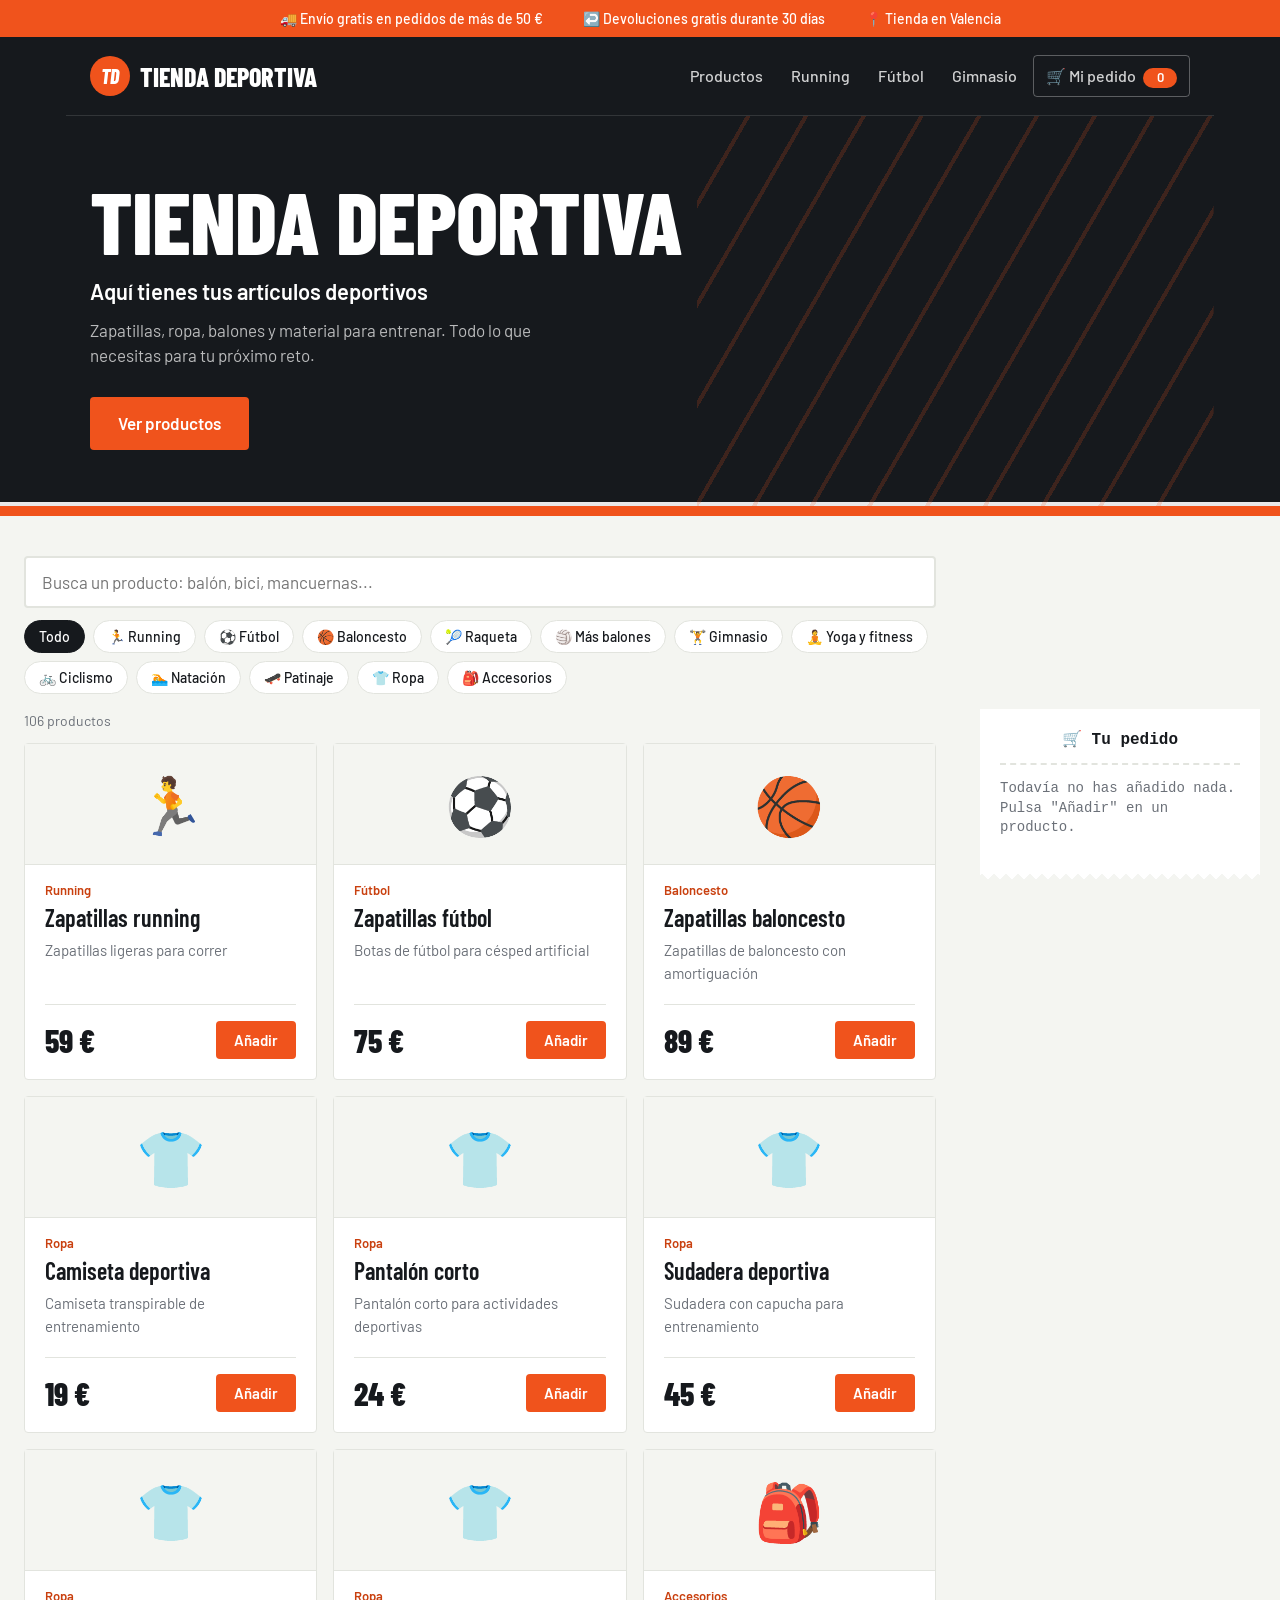
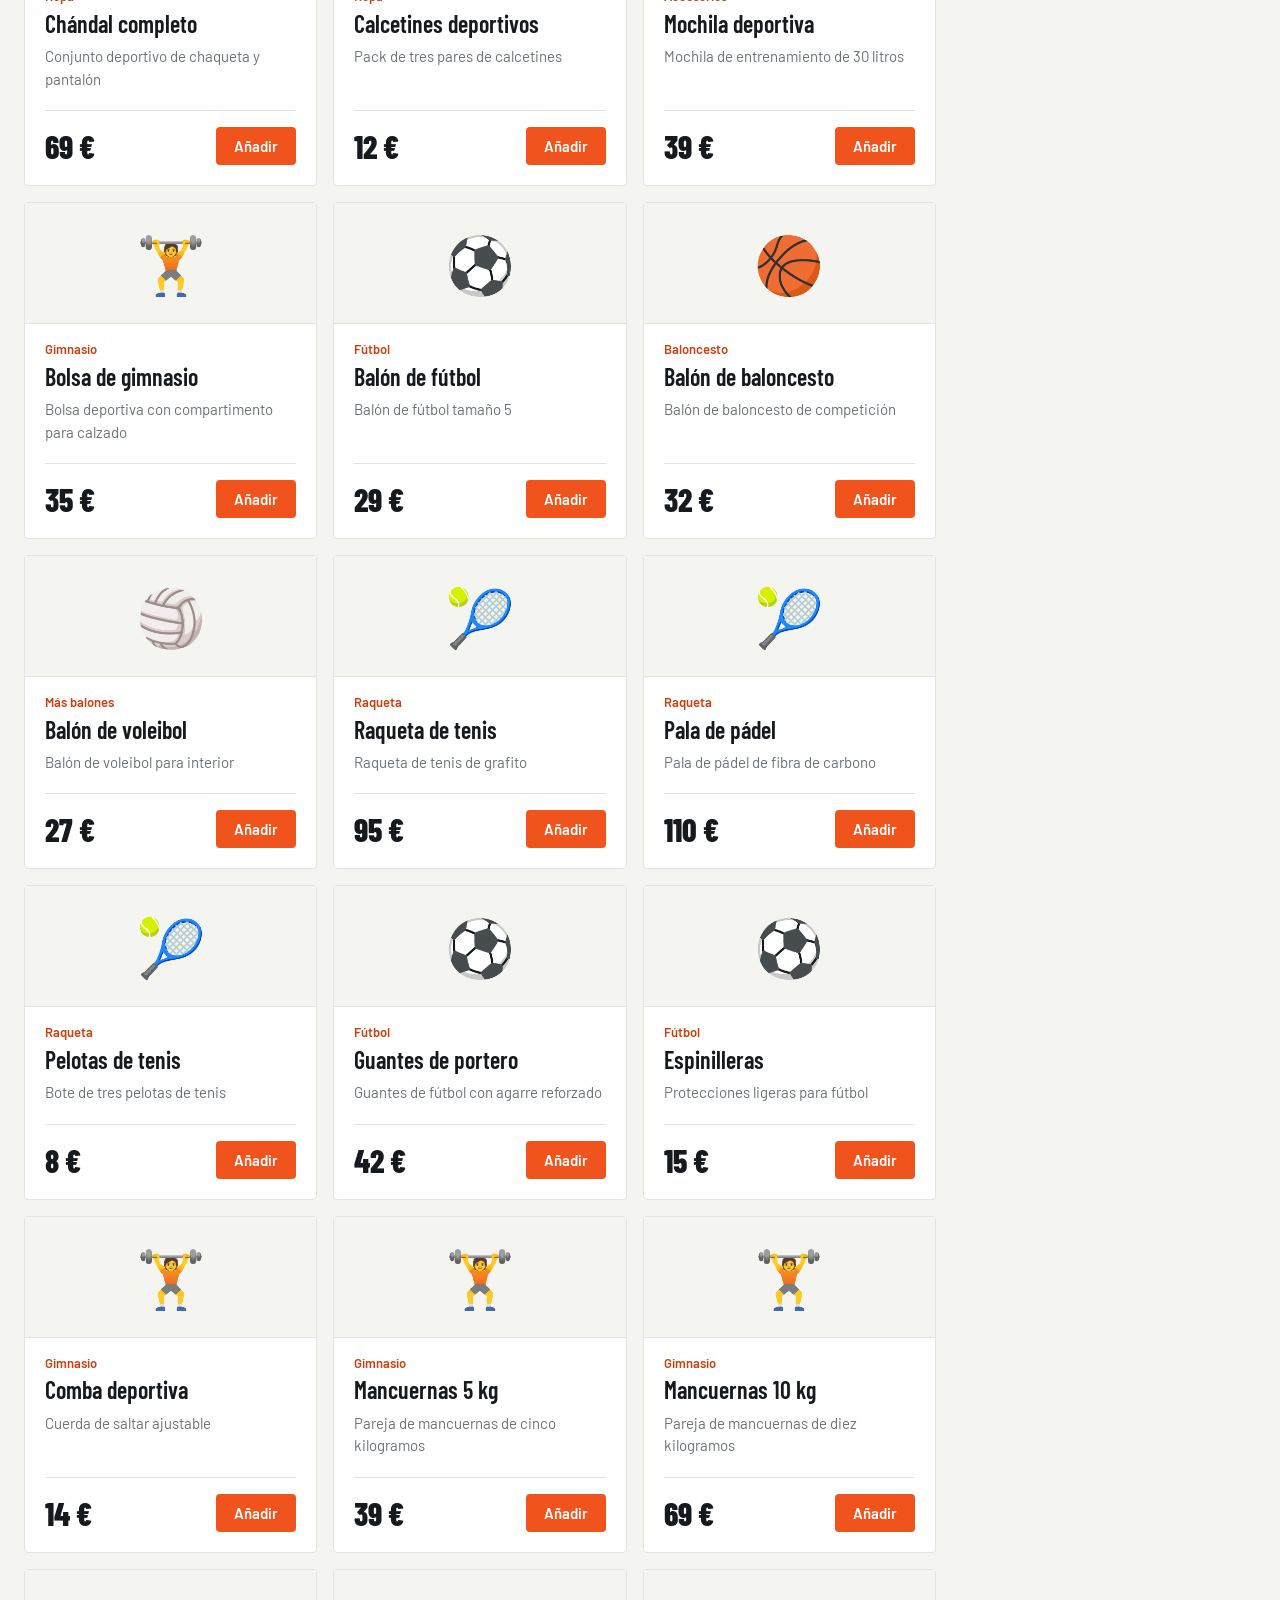
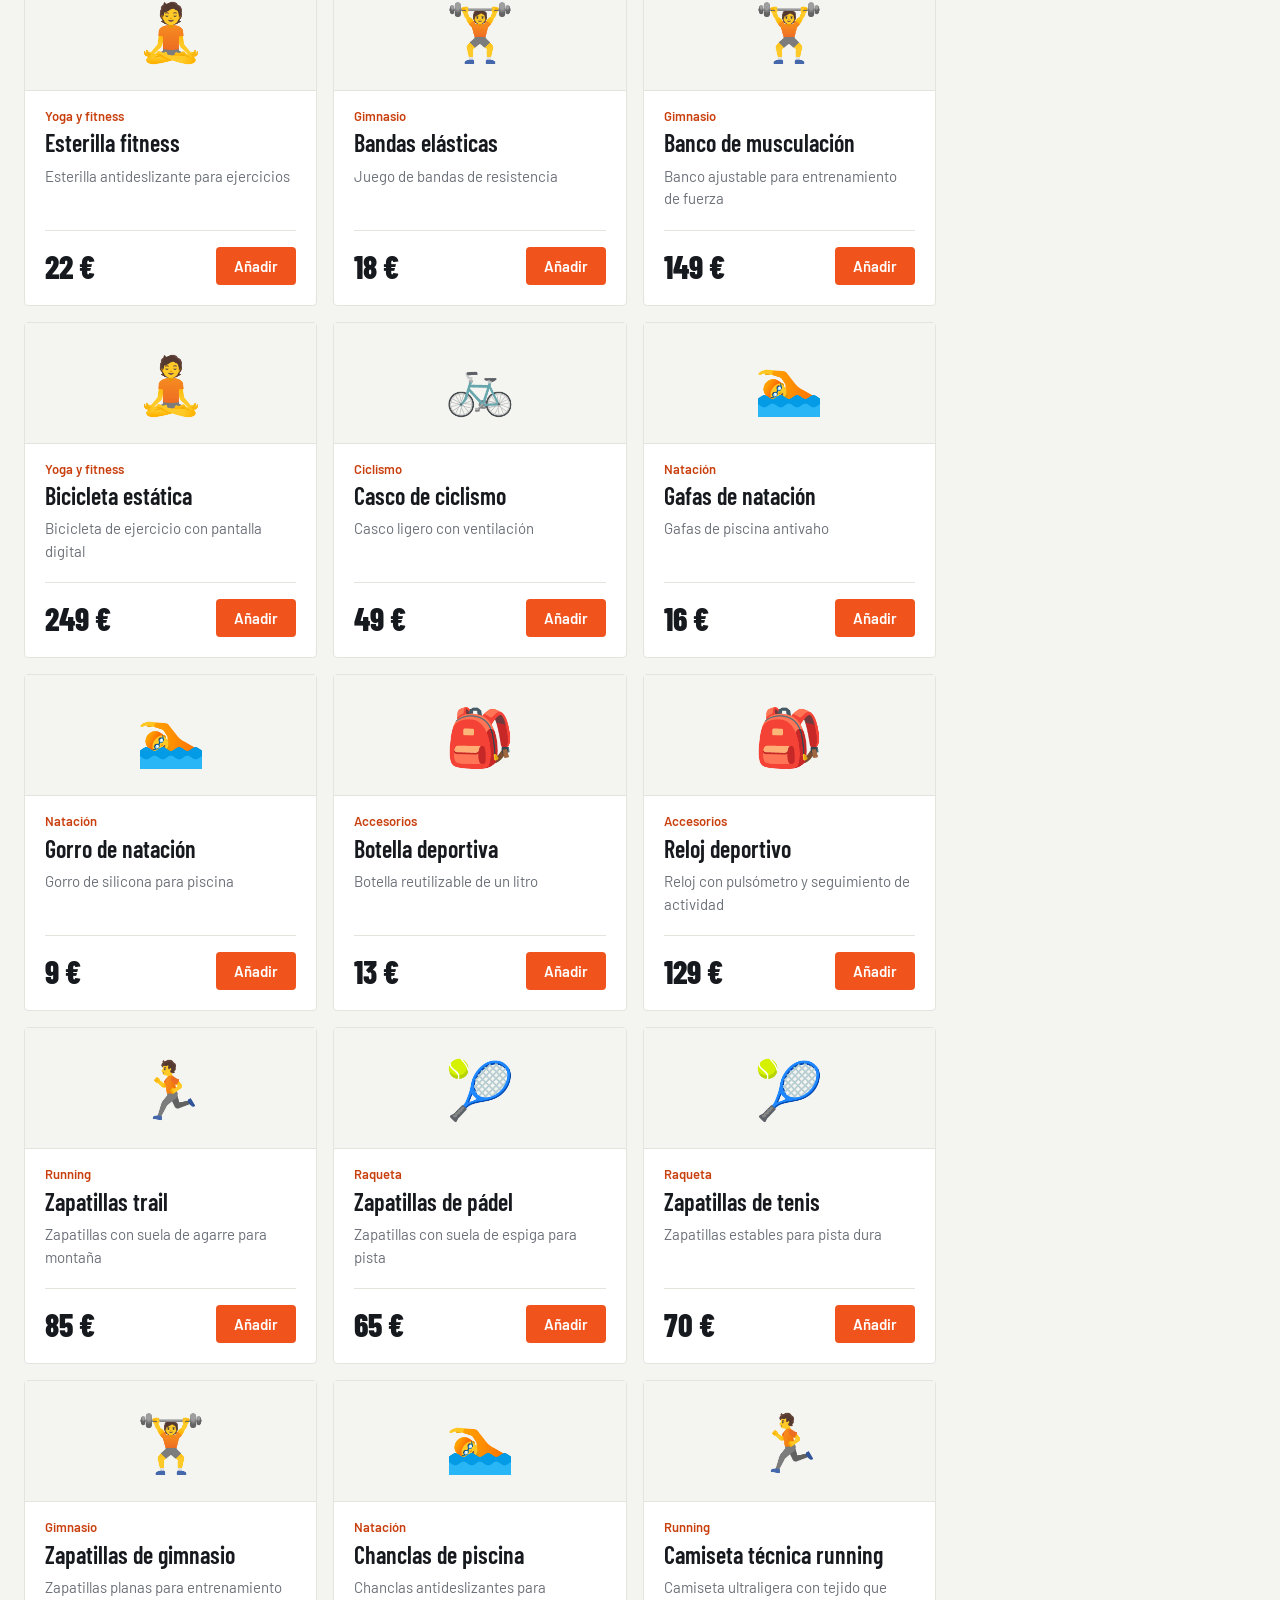
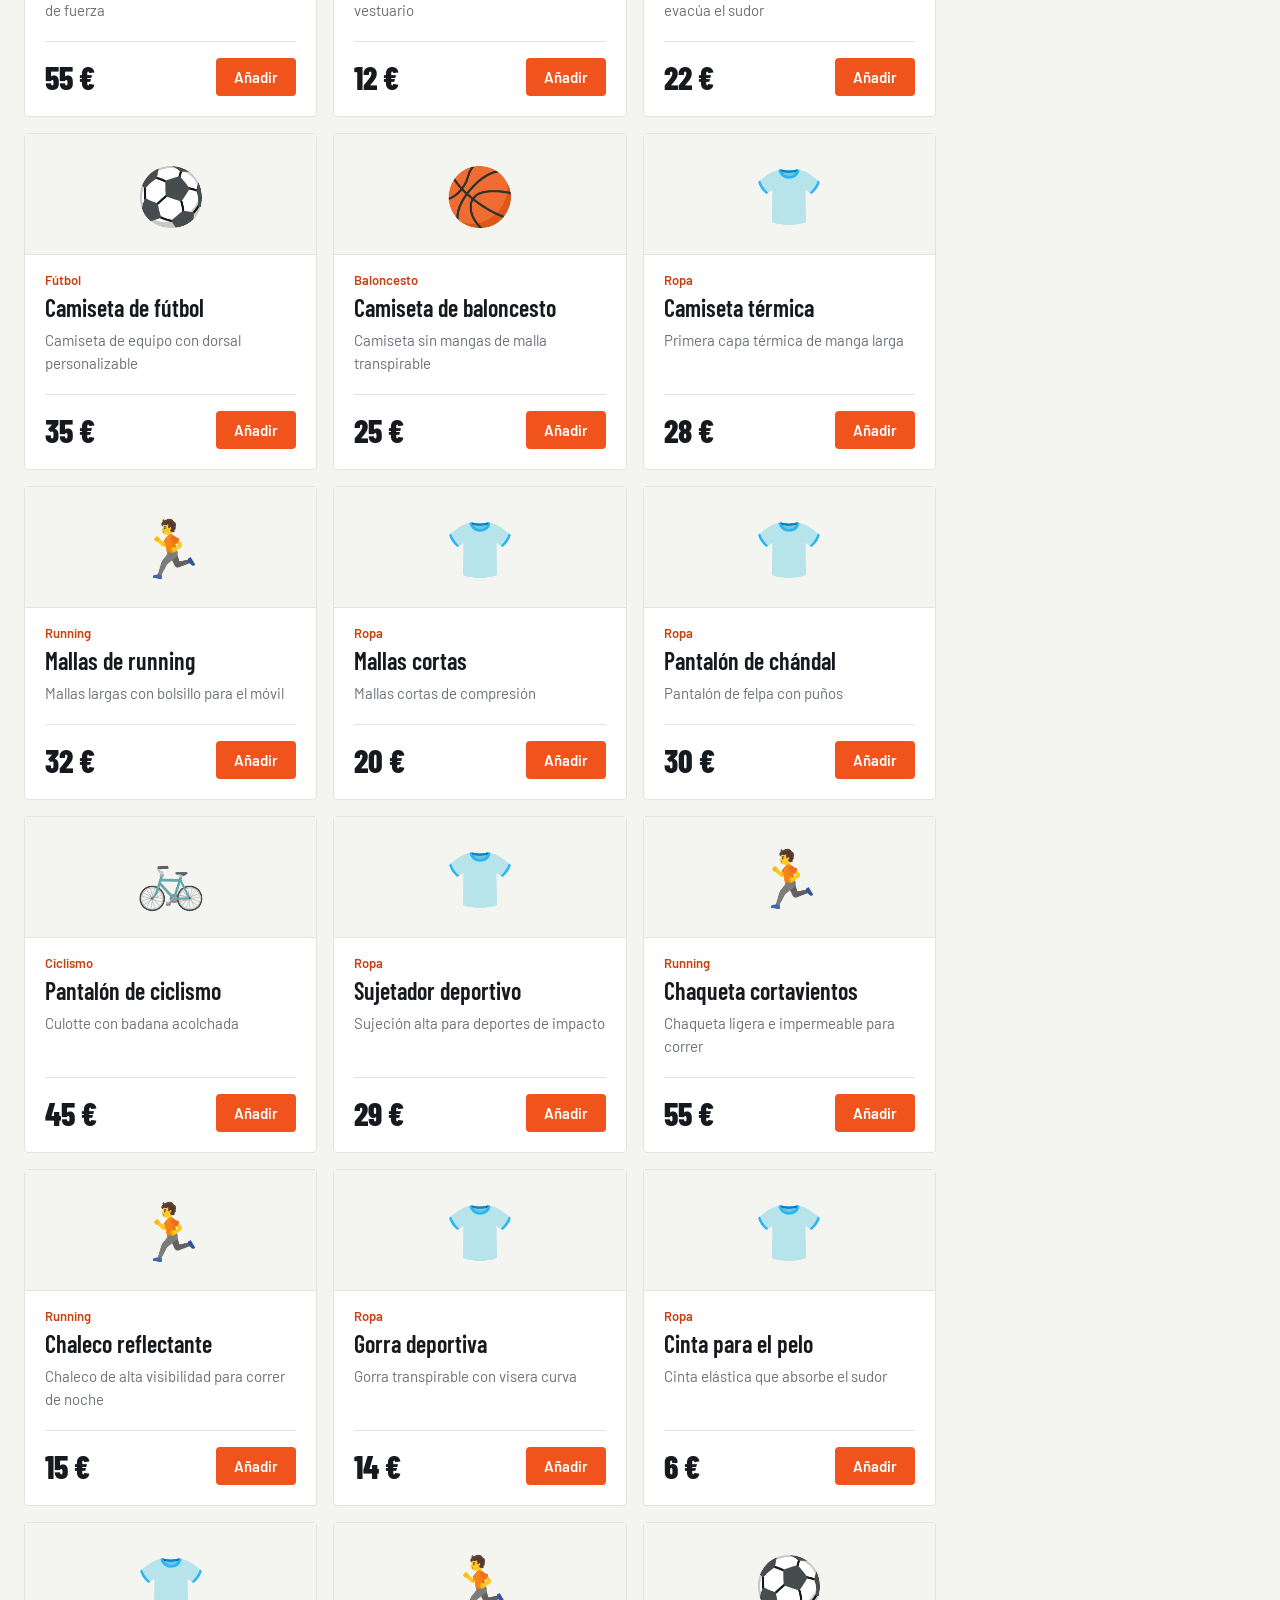
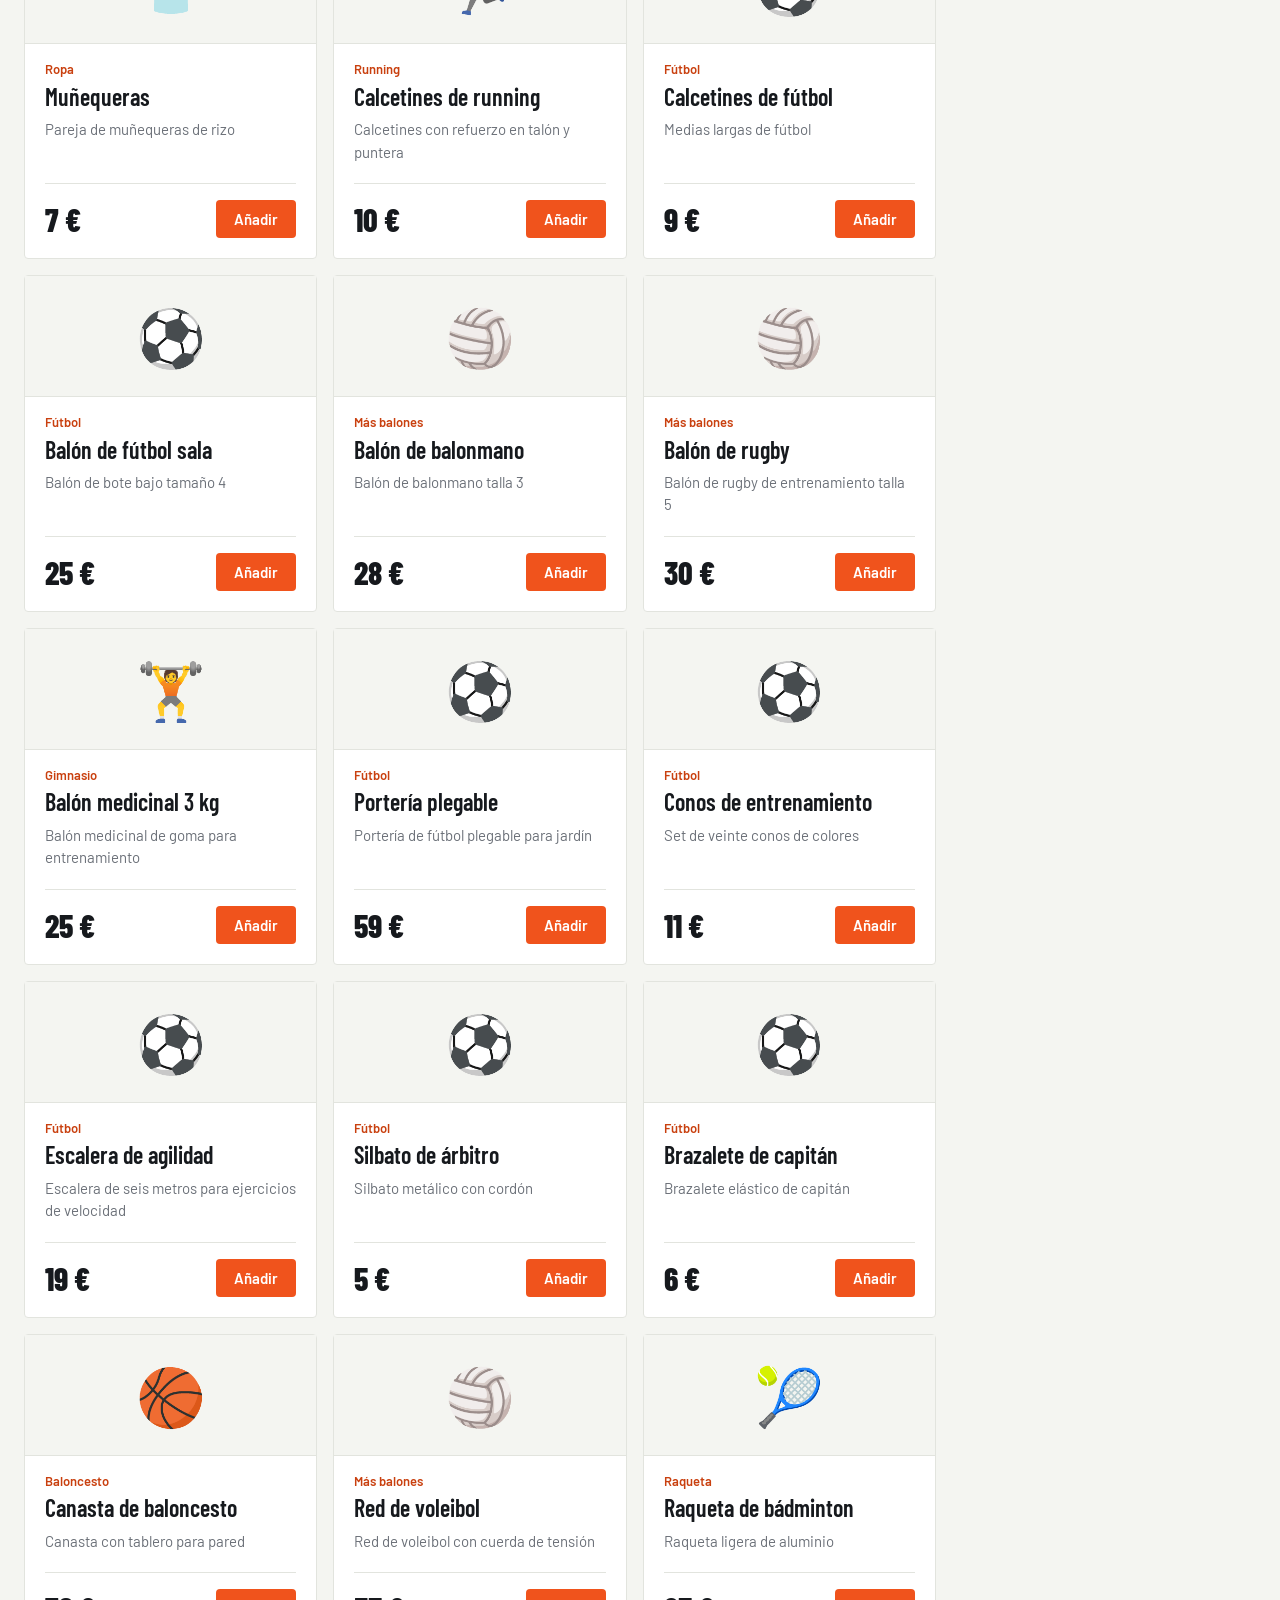
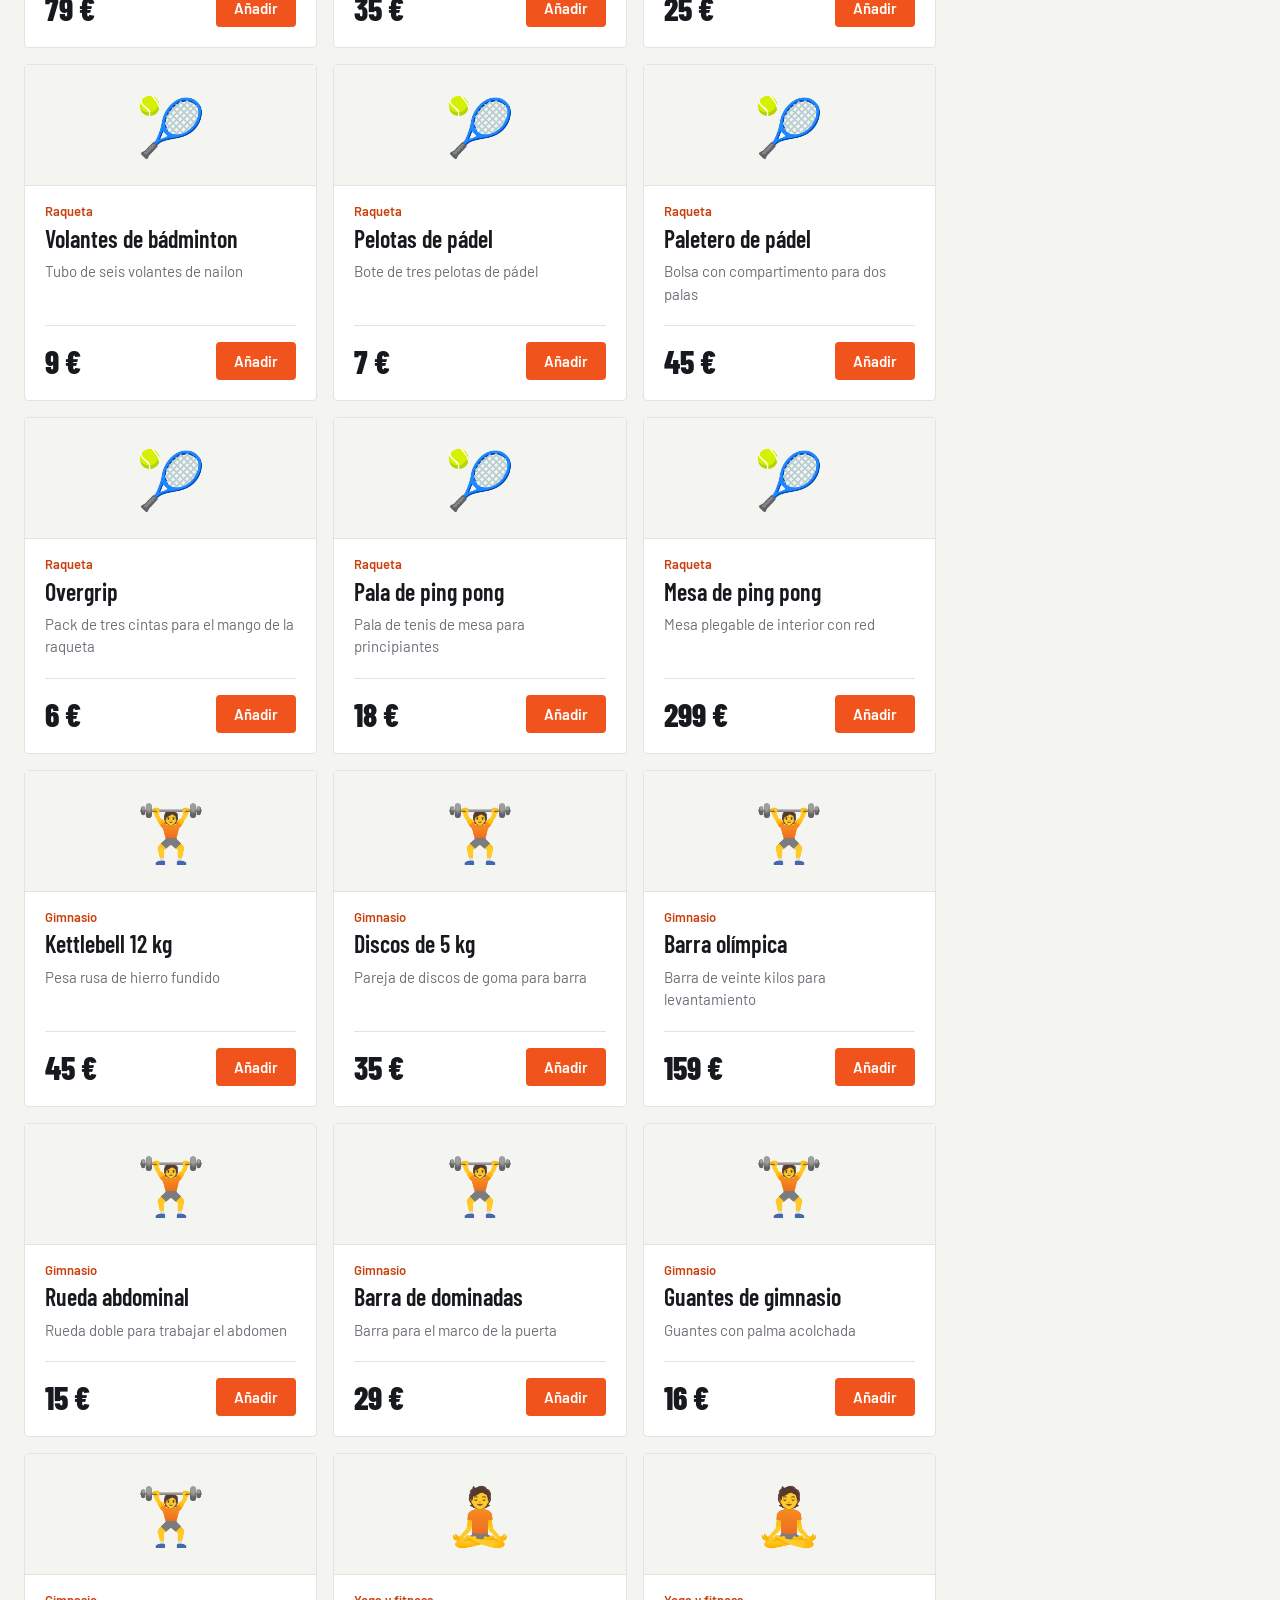
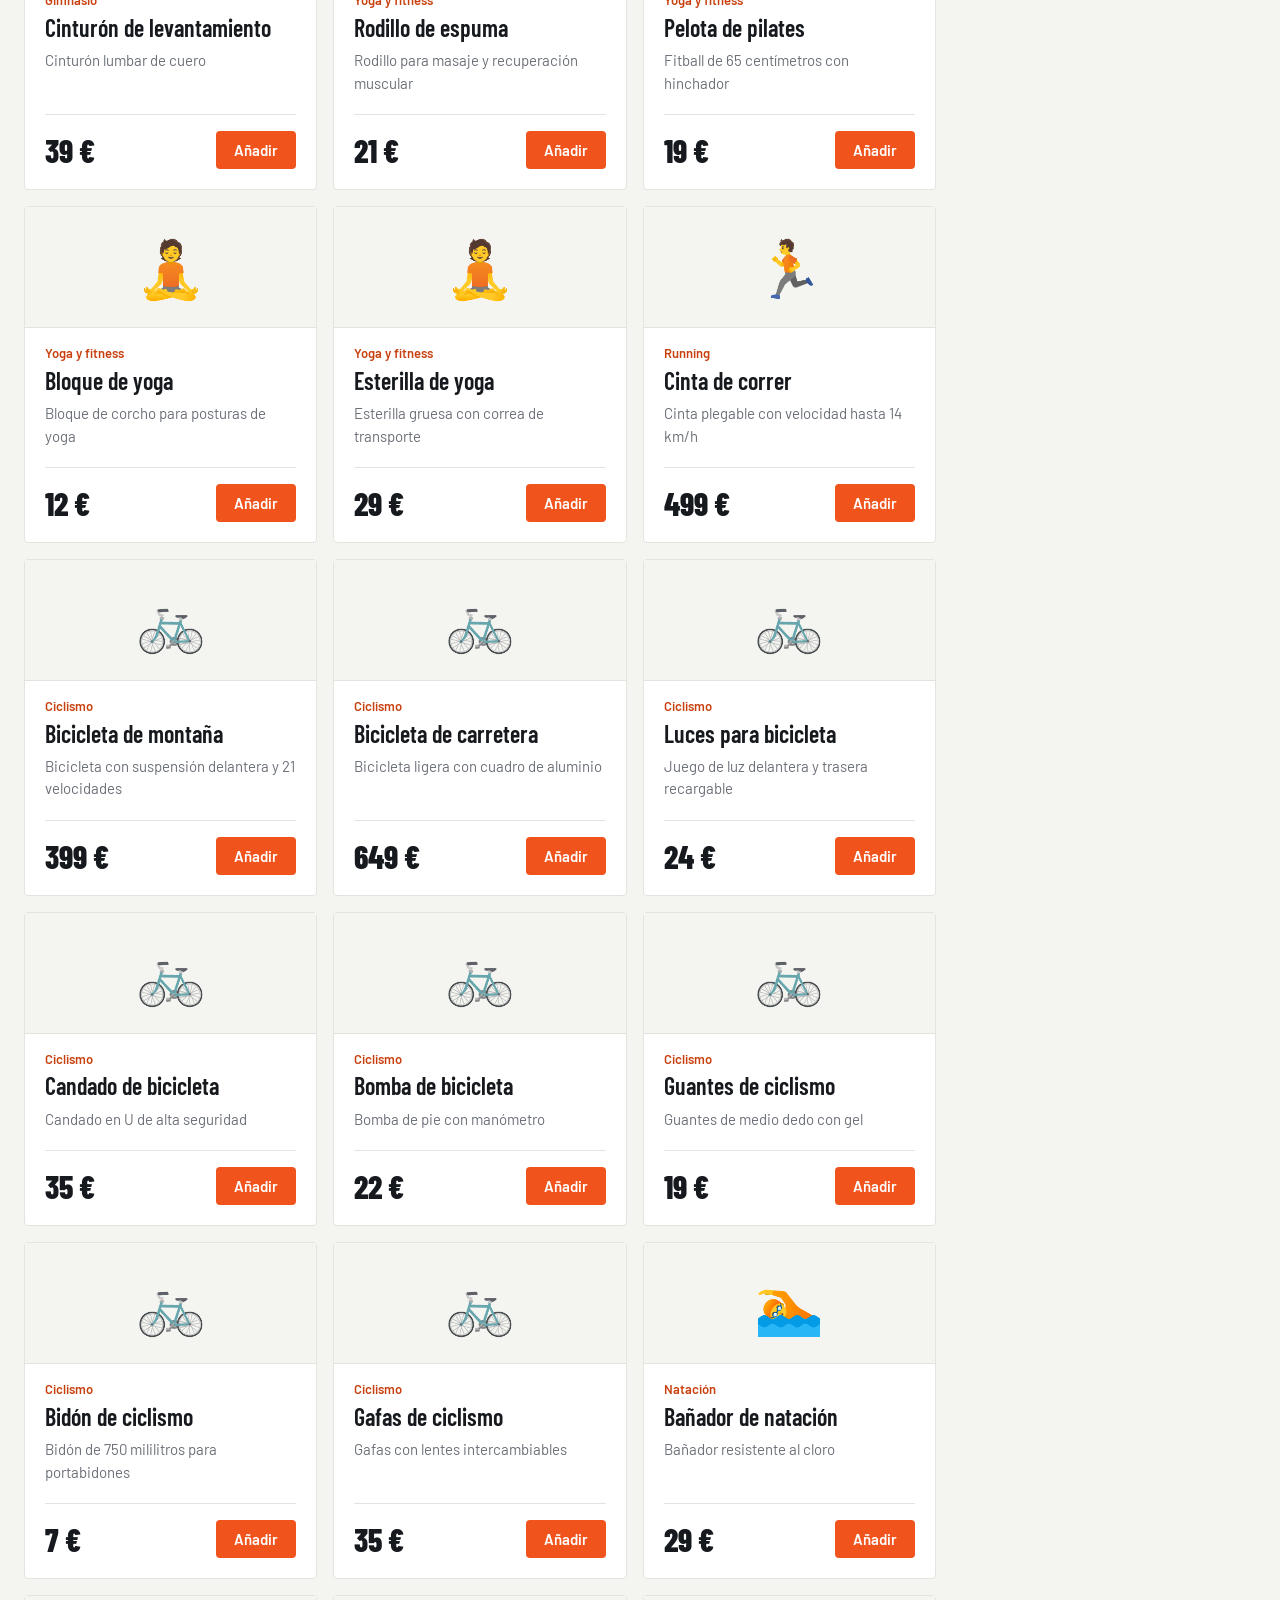
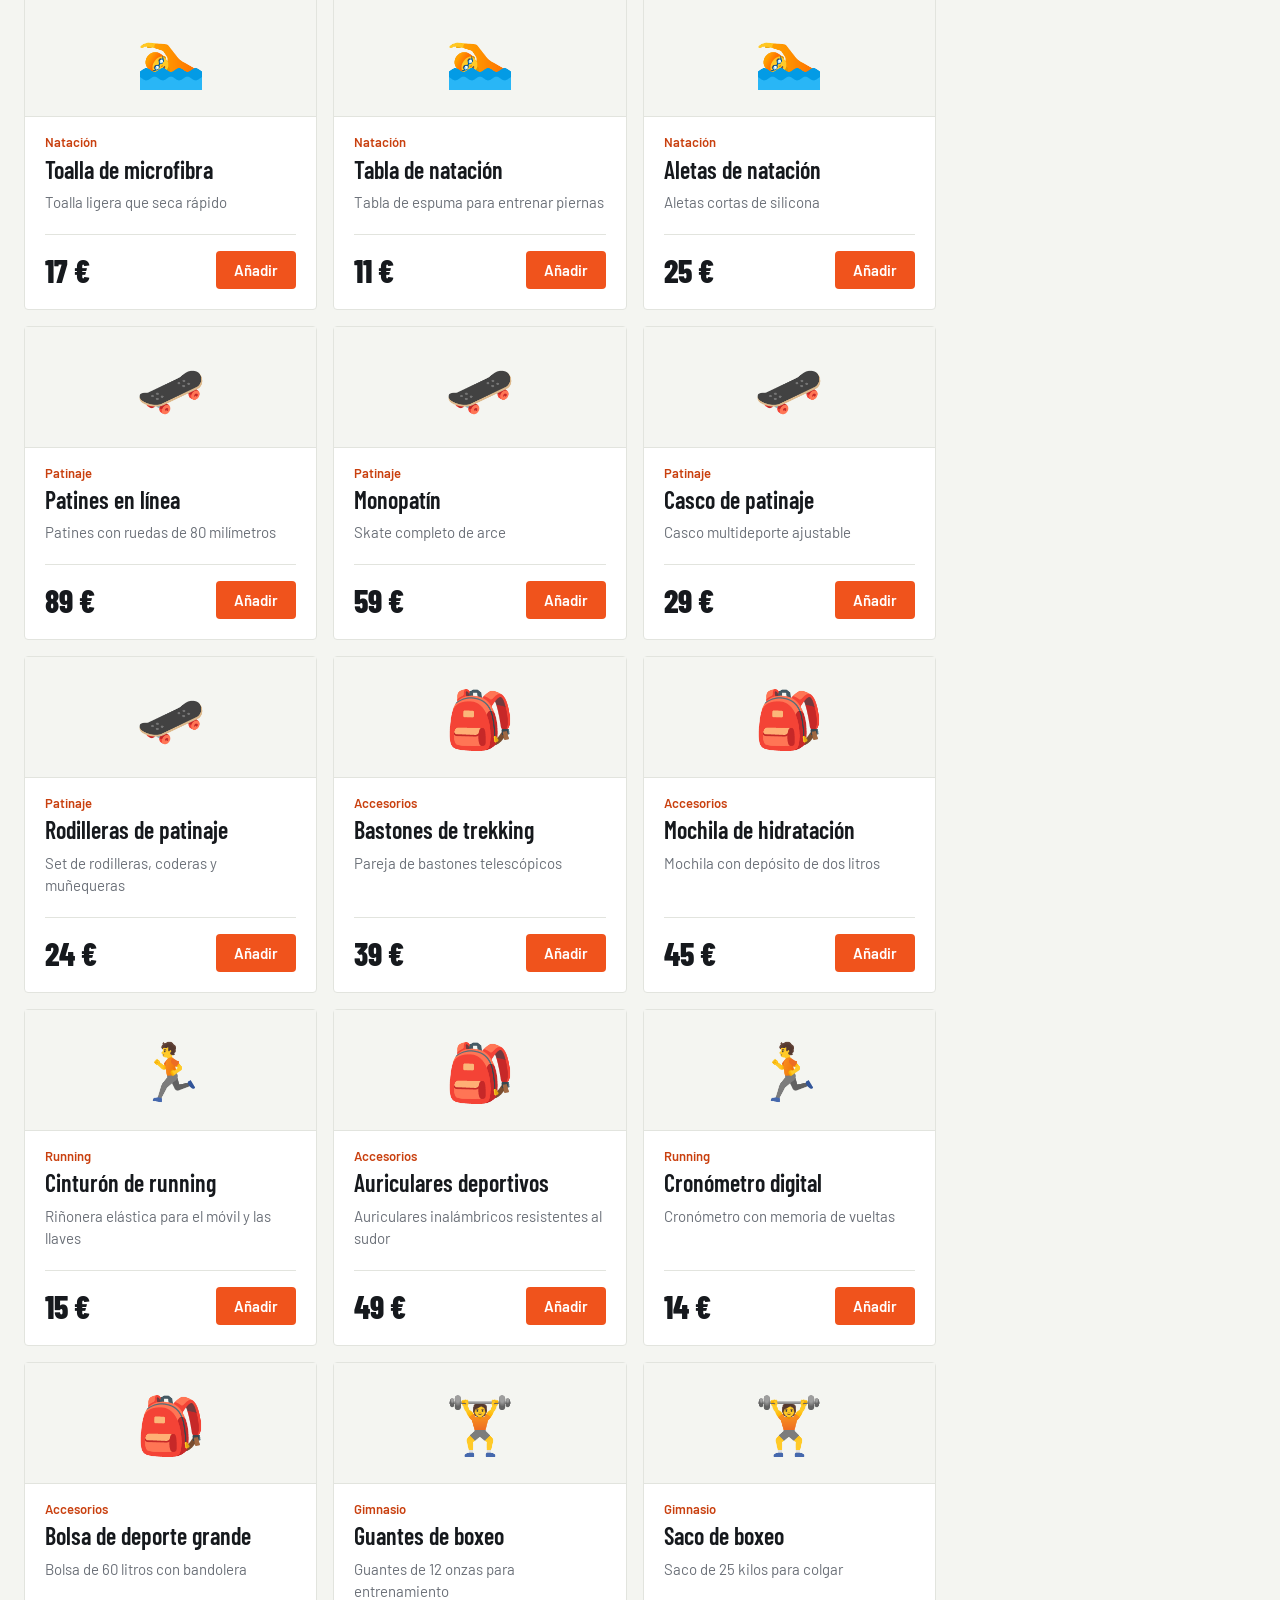
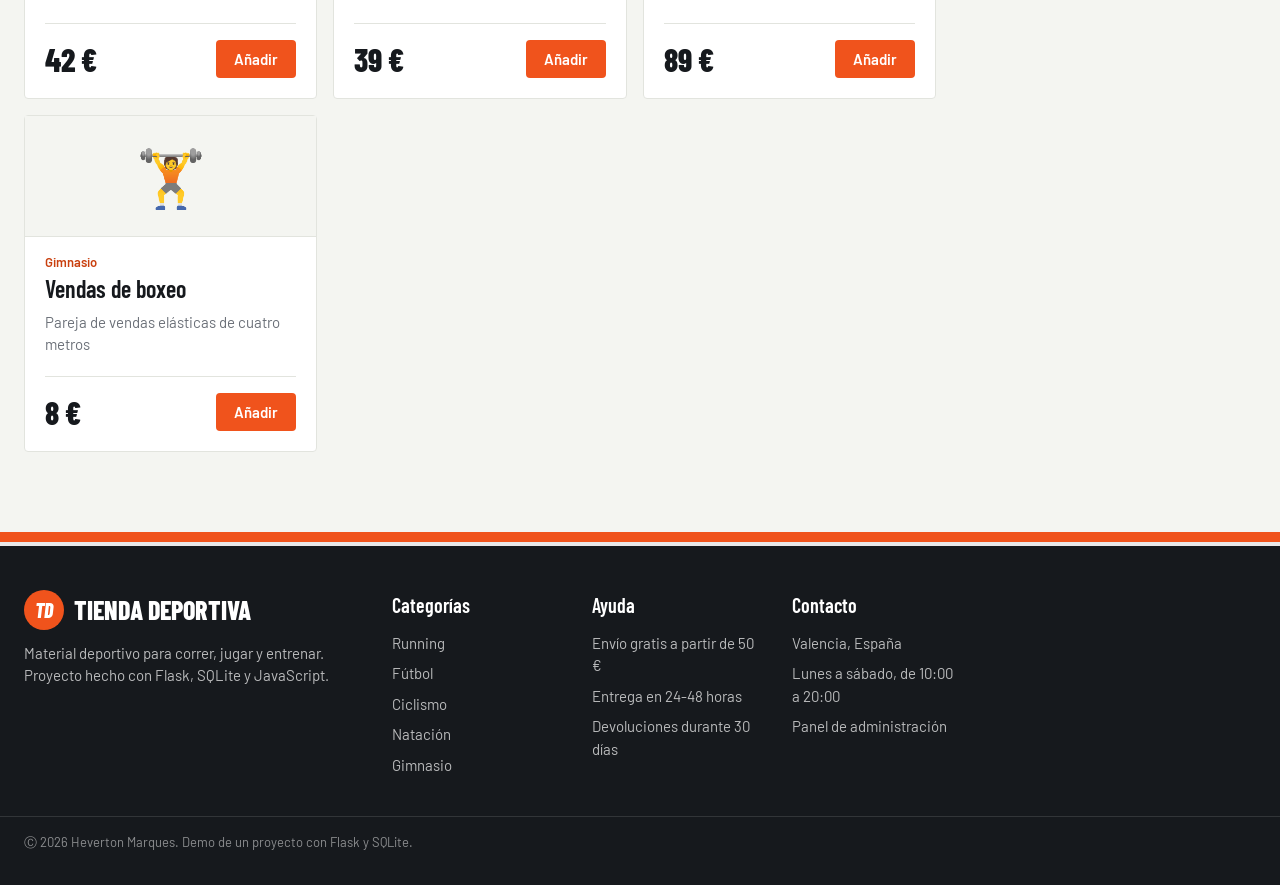
<file: index.html>
<!doctype html>
<html lang="es">
  <head>
    <title>Tienda deportiva | Heverton Marques</title>
    <meta charset="utf-8">
    <meta name="viewport" content="width=device-width, initial-scale=1">
    <link rel="preconnect" href="https://fonts.googleapis.com">
    <link rel="preconnect" href="https://fonts.gstatic.com" crossorigin>
    <link href="https://fonts.googleapis.com/css2?family=Barlow:wght@400;500;600&family=Barlow+Condensed:wght@600;800&display=swap" rel="stylesheet">
    <link rel="stylesheet" href="static/estilo.css">
    <!-- Vista previa al compartir el enlace (LinkedIn, WhatsApp...) -->
    <meta name="description" content="Tienda deportiva con más de 100 productos, buscador, carrito y panel de administración. Proyecto de Heverton Marques con Flask, SQLite y JavaScript.">
    <meta property="og:type" content="website">
    <meta property="og:title" content="Tienda deportiva | Heverton Marques">
    <meta property="og:description" content="Más de 100 productos, buscador, carrito y panel de administración. Haz una compra y mira el pedido en el panel de admin.">
    <meta property="og:url" content="https://hevertonmf.github.io/tienda-deportiva/">
    <meta property="og:image" content="https://hevertonmf.github.io/tienda-deportiva/preview.png">
    <meta property="og:image:width" content="1200">
    <meta property="og:image:height" content="627">
    <meta name="twitter:card" content="summary_large_image">
  </head>
  <body>
    <!-- Franja de avisos de arriba -->
    <div id="avisos">
      <span>🚚 Envío gratis en pedidos de más de 50 €</span>
      <span>↩️ Devoluciones gratis durante 30 días</span>
      <span>📍 Tienda en Valencia</span>
    </div>
    <header>
      <!-- Barra con el logo y el menú -->
      <div id="barra">
        <a href="index.html" id="logo"><span class="marca">TD</span> Tienda deportiva</a>
        <nav id="menu">
          <a href="#productos">Productos</a>
          <a href="#productos" class="ir-categoria" categoria="Running">Running</a>
          <a href="#productos" class="ir-categoria" categoria="Fútbol">Fútbol</a>
          <a href="#productos" class="ir-categoria" categoria="Gimnasio">Gimnasio</a>
          <a href="#pedido" id="ir-pedido">🛒 Mi pedido <span id="contador-carrito">0</span></a>
        </nav>
      </div>
      <!-- Portada -->
      <div id="portada">
        <h1>Tienda deportiva</h1>
        <h2>Aquí tienes tus artículos deportivos</h2>
        <p class="lema">Zapatillas, ropa, balones y material para entrenar. Todo lo que necesitas para tu próximo reto.</p>
        <a href="#productos" class="boton-portada">Ver productos</a>
      </div>
    </header>
    <main id="productos">
      <!-- Buscador y categorías -->
      <div id="filtros">
        <input id="buscador" type="search" placeholder="Busca un producto: balón, bici, mancuernas...">
        <nav id="categorias"></nav>
      </div>
      <p id="contador"></p>
      <section>
        <p class="cargando">Cargando productos...</p>
      </section>
    </main>
    <footer>
      <div id="pie">
        <div>
          <p class="pie-logo"><span class="marca">TD</span> Tienda deportiva</p>
          <p>Material deportivo para correr, jugar y entrenar. Proyecto hecho con Flask, SQLite y JavaScript.</p>
        </div>
        <div>
          <h5>Categorías</h5>
          <a href="#productos" class="ir-categoria" categoria="Running">Running</a>
          <a href="#productos" class="ir-categoria" categoria="Fútbol">Fútbol</a>
          <a href="#productos" class="ir-categoria" categoria="Ciclismo">Ciclismo</a>
          <a href="#productos" class="ir-categoria" categoria="Natación">Natación</a>
          <a href="#productos" class="ir-categoria" categoria="Gimnasio">Gimnasio</a>
        </div>
        <div>
          <h5>Ayuda</h5>
          <p>Envío gratis a partir de 50 €</p>
          <p>Entrega en 24-48 horas</p>
          <p>Devoluciones durante 30 días</p>
        </div>
        <div>
          <h5>Contacto</h5>
          <p>Valencia, España</p>
          <p>Lunes a sábado, de 10:00 a 20:00</p>
          <a href="admin.html">Panel de administración</a>
        </div>
      </div>
      <p id="copyright">Ⓒ 2026 Heverton Marques. Demo de un proyecto con Flask y SQLite.</p>
    </footer>
    <aside id="pedido">
      <h3>🛒 Tu pedido</h3>
      <div id="lineas">
        <p class="vacio">Todavía no has añadido nada. Pulsa "Añadir" en un producto.</p>
      </div>
    </aside>
    <script>
      // Creamos un pedido vacío
      let pedido = []
      let productos = []          // Aquí guardo todos los productos que vienen del servidor
      let categoriaActual = "Todo"
      let lineas = document.querySelector("#lineas")
      let seccion = document.querySelector("section")

      // Cada categoría tiene un icono y unas palabras que la identifican
      let categorias = [
        {"nombre":"Running",      "icono":"🏃", "palabras":["running","trail","correr","cortavientos","reflectante","cinturón de running","cronómetro"]},
        {"nombre":"Fútbol",       "icono":"⚽", "palabras":["fútbol","portero","espinilleras","portería","conos","agilidad","silbato","capitán"]},
        {"nombre":"Baloncesto",   "icono":"🏀", "palabras":["baloncesto","canasta"]},
        {"nombre":"Raqueta",      "icono":"🎾", "palabras":["tenis","pádel","bádminton","volantes","overgrip","ping pong","paletero"]},
        {"nombre":"Más balones",  "icono":"🏐", "palabras":["voleibol","balonmano","rugby"]},
        {"nombre":"Gimnasio",     "icono":"🏋️", "palabras":["mancuernas","banco","kettlebell","discos","barra","abdominal","gimnasio","levantamiento","bandas","comba","medicinal","boxeo","saco"]},
        {"nombre":"Yoga y fitness","icono":"🧘", "palabras":["esterilla","yoga","pilates","rodillo","cinta de correr","estática"]},
        {"nombre":"Ciclismo",     "icono":"🚲", "palabras":["bicicleta","ciclismo","candado","bomba","bidón"]},
        {"nombre":"Natación",     "icono":"🏊", "palabras":["natación","piscina","bañador","toalla","aletas"]},
        {"nombre":"Patinaje",     "icono":"🛹", "palabras":["patines","monopatín","patinaje"]},
        {"nombre":"Ropa",         "icono":"👕", "palabras":["camiseta","pantalón","sudadera","chándal","mallas","sujetador","chaqueta","calcetines","gorra","cinta para el pelo","muñequeras"]},
        {"nombre":"Accesorios",   "icono":"🎒", "palabras":[]}  // Lo que no encaje en ninguna va aquí
      ]

      // Busco la categoría de un producto mirando su nombre
      function dameCategoria(producto){
        let nombre = producto.nombre.toLowerCase()
        // Las zapatillas van a su deporte si lo dicen, si no a Running
        for(let categoria of categorias){
          for(let palabra of categoria.palabras){
            if(nombre.includes(palabra)){ return categoria }
          }
        }
        if(nombre.includes("zapatillas")){ return categorias[0] }
        return categorias[categorias.length-1]
      }

      // Pinto los botones de las categorías
      function pintaCategorias(){
        let nav = document.querySelector("#categorias")
        nav.innerHTML = `<button class="chip activo" categoria="Todo">Todo</button>`
        categorias.forEach(function(categoria){
          nav.innerHTML += `<button class="chip" categoria="`+categoria.nombre+`">`+categoria.icono+` `+categoria.nombre+`</button>`
        })
        nav.querySelectorAll(".chip").forEach(function(chip){
          chip.onclick = function(){
            nav.querySelector(".activo").classList.remove("activo")
            chip.classList.add("activo")
            categoriaActual = chip.getAttribute("categoria")
            pintaProductos()
          }
        })
      }

      // Pinto los productos según la categoría y lo que haya en el buscador
      function pintaProductos(){
        let texto = document.querySelector("#buscador").value.toLowerCase()
        seccion.innerHTML = ""
        let cuantos = 0
        productos.forEach(function(producto){
          let categoria = dameCategoria(producto)
          let pasaCategoria = categoriaActual == "Todo" || categoria.nombre == categoriaActual
          let pasaTexto = (producto.nombre + " " + producto.descripcion).toLowerCase().includes(texto)
          if(pasaCategoria && pasaTexto){
            cuantos++
            seccion.innerHTML += `
              <article>
                <div class="icono">`+categoria.icono+`</div>
                <span class="categoria">`+categoria.nombre+`</span>
                <h4>`+producto.nombre+`</h4>
                <p>`+producto.descripcion+`</p>
                <div class="compra">
                  <span class="precio">`+producto.precio+` €</span>
                  <button precio="`+producto.precio+`" nombre="`+producto.nombre+`">Añadir</button>
                </div>
              </article>
            `
          }
        })
        if(cuantos == 0){
          seccion.innerHTML = `<p class="cargando">No hay productos con "`+texto+`". Prueba con otra palabra o elige "Todo".</p>`
        }
        document.querySelector("#contador").innerHTML = cuantos + " productos"
        // Cuando pulse un botón de producto, lo añado al pedido
        seccion.querySelectorAll("button").forEach(function(boton){
          boton.onclick = function(){
            pedido.push({"nombre":boton.getAttribute("nombre"),"precio":boton.getAttribute("precio")})
            console.log(pedido)
            boton.innerHTML = "Añadido ✓"
            setTimeout(function(){ boton.innerHTML = "Añadir" }, 900)
            pintaTicket()
          }
        })
      }

      // Pinto el ticket con lo que hay en el pedido
      function pintaTicket(){
        document.querySelector("#contador-carrito").innerHTML = pedido.length
        if(pedido.length == 0){
          lineas.innerHTML = `<p class="vacio">Todavía no has añadido nada. Pulsa "Añadir" en un producto.</p>`
          return
        }
        lineas.innerHTML = ""
        let suma = 0
        pedido.forEach(function(producto, posicion){
          lineas.innerHTML += `
            <p class="linea">
              <span>`+producto.nombre+`</span>
              <span>`+producto.precio+` € <button class="quitar" posicion="`+posicion+`" aria-label="Quitar `+producto.nombre+`">×</button></span>
            </p>
          `
          suma += producto.precio*1
        })
        lineas.innerHTML += `<p class="total"><span>Total</span><span>`+suma+` €</span></p>`
        lineas.innerHTML += `<button id="comprar">Comprar</button>`
        // Botones para quitar un producto del ticket
        lineas.querySelectorAll(".quitar").forEach(function(boton){
          boton.onclick = function(){
            pedido.splice(boton.getAttribute("posicion"), 1)
            pintaTicket()
          }
        })
        document.querySelector("#comprar").onclick = comprar
      }

      // Versión de demostración: el pedido se guarda en este navegador (localStorage)
      // En la versión con Flask se envía al servidor con fetch("/insertapedido")
      function comprar(){
        console.log("Vamos a guardar la compra")
        let guardados = []
        try { guardados = JSON.parse(localStorage.getItem("pedidos")) || [] } catch(e) {}
        let fecha = new Date()
        let ultimo = guardados.length ? guardados[guardados.length-1].id : 0
        guardados.push({
          "id": ultimo + 1,
          "fecha": fecha.toLocaleString("es-ES", {dateStyle:"short", timeStyle:"short"}),
          "carga": JSON.stringify(pedido)
        })
        try { localStorage.setItem("pedidos", JSON.stringify(guardados)) } catch(e) {}
        pedido = []
        document.querySelector("#contador-carrito").innerHTML = 0
        lineas.innerHTML = `<p class="hecho">¡Gracias! Tu pedido se ha guardado.<br><a href="admin.html">Verlo en el panel de admin</a></p>`
      }

      // Los enlaces de categoría del menú y del pie eligen esa categoría
      document.querySelectorAll(".ir-categoria").forEach(function(enlace){
        enlace.onclick = function(){
          let boton = document.querySelector('#categorias .chip[categoria="'+enlace.getAttribute("categoria")+'"]')
          if(boton){ boton.click() }
        }
      })

      // El buscador filtra mientras escribo
      document.querySelector("#buscador").oninput = pintaProductos

      fetch("productos.json")	// En la demo los productos vienen de un archivo JSON
      .then(function(resultado){return resultado.json()}) // Que sepas que lo que viene, viene como json
      .then(function(datos){	// Cuando vengan los datos
        console.log(datos)		// Ponmelos en la consola - SIEMPRE PRIMERO
        productos = datos
        pintaCategorias()
        pintaProductos()
      })
    </script>
  </body>
</html>
</file>
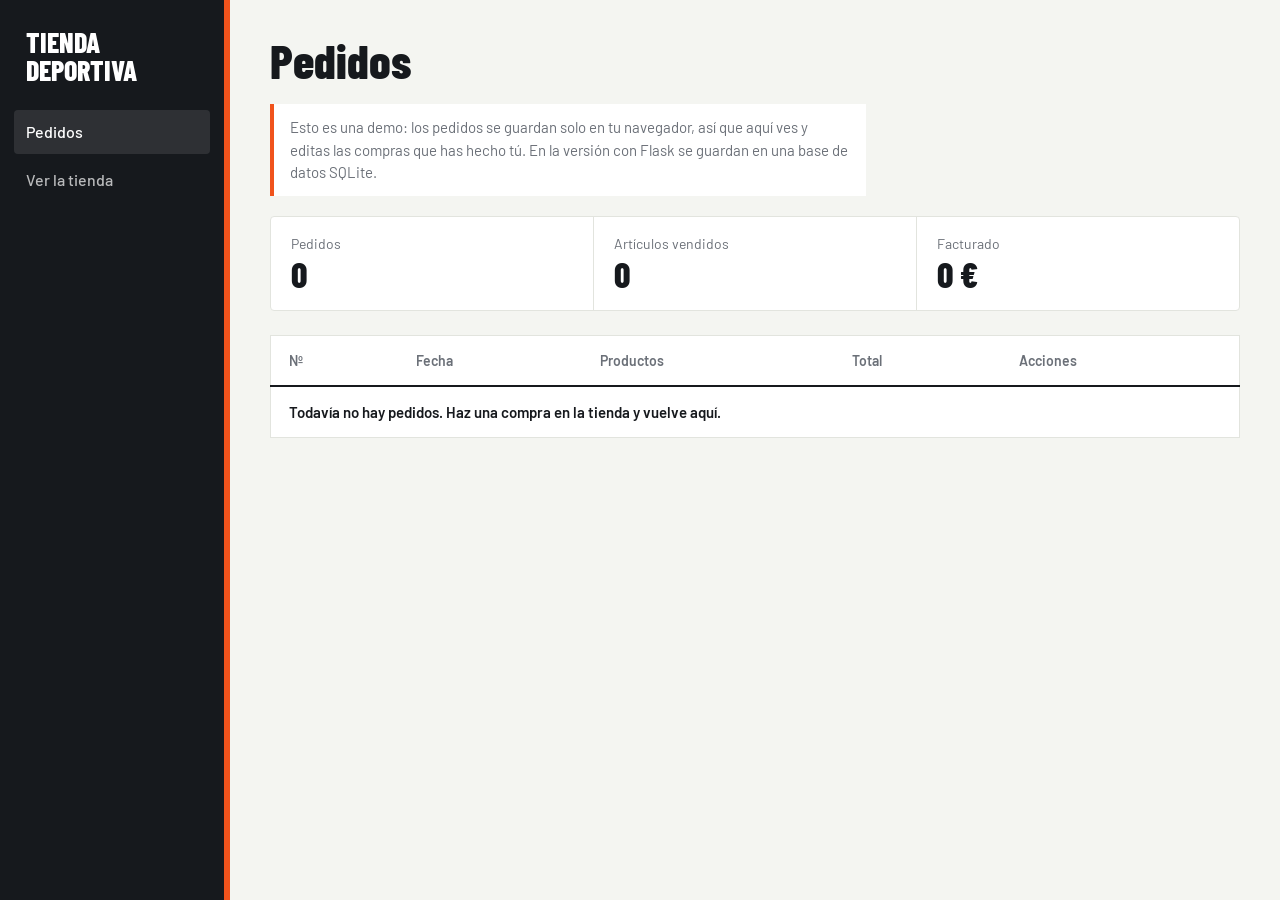
<file: admin.html>
<!doctype html>
<html lang="es">
  <head>
    <title>Panel de administración | Tienda deportiva</title>
    <meta charset="utf-8">
    <meta name="viewport" content="width=device-width, initial-scale=1">
    <link rel="preconnect" href="https://fonts.googleapis.com">
    <link rel="preconnect" href="https://fonts.gstatic.com" crossorigin>
    <link href="https://fonts.googleapis.com/css2?family=Barlow:wght@400;500;600&family=Barlow+Condensed:wght@600;800&display=swap" rel="stylesheet">
    <link rel="stylesheet" href="static/estilo.css">
  </head>
  <body id="admin">
    <nav id="izquierda">
      <a href="admin.html" class="activo">Pedidos</a>
      <a href="index.html">Ver la tienda</a>
    </nav>
    <div id="derecha">
      <h1>Pedidos</h1>
      <p class="nota">Esto es una demo: los pedidos se guardan solo en tu navegador, así que aquí ves y editas las compras que has hecho tú. En la versión con Flask se guardan en una base de datos SQLite.</p>
      <p class="mensaje" id="mensaje" hidden></p>
      <div id="resumen"></div>
      <table>
        <thead>
          <tr>
            <th>Nº</th><th>Fecha</th><th>Productos</th><th>Total</th><th>Acciones</th>
          </tr>
        </thead>
        <tbody>
          <tr><td colspan="5">Cargando pedidos...</td></tr>
        </tbody>
      </table>
    </div>
    <script>
      let pedidos = []     // Los pedidos que vienen del servidor
      let productos = []   // Los productos de la tienda (para añadirlos al editar)
      let cuerpo = document.querySelector("tbody")

      // Enseño un mensaje arriba durante unos segundos
      function avisa(texto){
        let mensaje = document.querySelector("#mensaje")
        mensaje.innerHTML = texto
        mensaje.hidden = false
        setTimeout(function(){ mensaje.hidden = true }, 3000)
      }

      // Calculo el total de una lista de productos
      function sumaTotal(carga){
        let total = 0
        carga.forEach(function(producto){ total += producto.precio*1 })
        return total
      }

      // En la demo los pedidos están guardados en este navegador (localStorage)
      function leePedidos(){
        try { return JSON.parse(localStorage.getItem("pedidos")) || [] } catch(e) { return [] }
      }
      function guardaPedidos(lista){
        try { localStorage.setItem("pedidos", JSON.stringify(lista)) } catch(e) {}
      }

      // Leo los pedidos y los pinto (los más nuevos primero)
      function cargaPedidos(){
        pedidos = leePedidos().reverse()
        console.log(pedidos)
        pintaPedidos()
      }

      // Pinto la tabla y el resumen
      function pintaPedidos(){
        cuerpo.innerHTML = ""
        let facturado = 0
        let articulos = 0

        if(pedidos.length == 0){
          cuerpo.innerHTML = `<tr><td colspan="5">Todavía no hay pedidos. Haz una compra en la tienda y vuelve aquí.</td></tr>`
        }

        pedidos.forEach(function(pedido){
          // La columna carga tiene el pedido en JSON, lo convierto en lista
          let carga = JSON.parse(pedido.carga)
          let total = sumaTotal(carga)
          let lista = ""
          carga.forEach(function(producto){
            lista += `<li><span>`+producto.nombre+`</span><span>`+producto.precio+` €</span></li>`
          })
          facturado += total
          articulos += carga.length
          cuerpo.innerHTML += `
            <tr id="fila`+pedido.id+`">
              <td>#`+pedido.id+`</td>
              <td>`+pedido.fecha+`</td>
              <td><ul>`+lista+`</ul></td>
              <td class="importe">`+total+` €</td>
              <td class="acciones">
                <button class="editar" pedido="`+pedido.id+`">Editar</button>
                <button class="eliminar" pedido="`+pedido.id+`">Eliminar</button>
              </td>
            </tr>
          `
        })

        // Resumen de arriba
        document.querySelector("#resumen").innerHTML = `
          <div><span>Pedidos</span><strong>`+pedidos.length+`</strong></div>
          <div><span>Artículos vendidos</span><strong>`+articulos+`</strong></div>
          <div><span>Facturado</span><strong>`+facturado+` €</strong></div>
        `

        // Botones de editar y eliminar
        cuerpo.querySelectorAll(".editar").forEach(function(boton){
          boton.onclick = function(){ editaPedido(boton.getAttribute("pedido")) }
        })
        cuerpo.querySelectorAll(".eliminar").forEach(function(boton){
          boton.onclick = function(){ preguntaEliminar(boton.getAttribute("pedido")) }
        })
      }

      // ===== ELIMINAR =====
      // Antes de borrar pregunto en la misma fila
      function preguntaEliminar(id){
        let acciones = document.querySelector("#fila"+id+" .acciones")
        acciones.innerHTML = `
          <span class="pregunta">¿Eliminar este pedido?</span>
          <button class="confirmar">Sí, eliminar</button>
          <button class="cancelar">No</button>
        `
        acciones.querySelector(".confirmar").onclick = function(){ eliminaPedido(id) }
        acciones.querySelector(".cancelar").onclick = pintaPedidos
      }

      // En la versión con Flask esto es un fetch POST a "/borrapedido"
      function eliminaPedido(id){
        let lista = leePedidos().filter(function(p){ return p.id != id })
        guardaPedidos(lista)
        avisa("Pedido #"+id+" eliminado")
        cargaPedidos()
      }

      // ===== EDITAR =====
      // Convierto la fila en un pequeño formulario
      function editaPedido(id){
        pintaPedidos() // Por si había otra fila editándose
        let pedido = pedidos.find(function(p){ return p.id == id })
        let carga = JSON.parse(pedido.carga)
        let fila = document.querySelector("#fila"+id)
        fila.classList.add("editando")

        let opciones = ""
        productos.forEach(function(producto, posicion){
          opciones += `<option value="`+posicion+`">`+producto.nombre+` (`+producto.precio+` €)</option>`
        })

        fila.children[2].innerHTML = `
          <div class="lineas-edicion"></div>
          <div class="anadir-linea">
            <select>`+opciones+`</select>
            <button class="anadir">Añadir</button>
          </div>
        `
        fila.children[4].innerHTML = `
          <button class="guardar">Guardar</button>
          <button class="cancelar">Cancelar</button>
        `

        // Pinto una línea editable por cada producto
        function pintaLineas(){
          let caja = fila.querySelector(".lineas-edicion")
          caja.innerHTML = ""
          carga.forEach(function(producto, posicion){
            caja.innerHTML += `
              <div class="linea-edicion">
                <input class="nombre" value="`+producto.nombre+`" posicion="`+posicion+`">
                <input class="precio" type="number" min="0" value="`+producto.precio+`" posicion="`+posicion+`">
                <span>€</span>
                <button class="quitar-linea" posicion="`+posicion+`" aria-label="Quitar">×</button>
              </div>
            `
          })
          if(carga.length == 0){
            caja.innerHTML = `<p>El pedido está vacío. Añade un producto o elimina el pedido.</p>`
          }
          // Si cambio un nombre o un precio, lo guardo en la lista
          caja.querySelectorAll("input").forEach(function(campo){
            campo.oninput = function(){
              let posicion = campo.getAttribute("posicion")
              if(campo.classList.contains("nombre")){ carga[posicion].nombre = campo.value }
              else { carga[posicion].precio = campo.value }
              fila.children[3].innerHTML = sumaTotal(carga)+" €"
            }
          })
          caja.querySelectorAll(".quitar-linea").forEach(function(boton){
            boton.onclick = function(){
              carga.splice(boton.getAttribute("posicion"), 1)
              pintaLineas()
            }
          })
          fila.children[3].innerHTML = sumaTotal(carga)+" €"
        }
        pintaLineas()

        // Añadir un producto de la tienda
        fila.querySelector(".anadir").onclick = function(){
          let elegido = productos[fila.querySelector("select").value]
          carga.push({"nombre": elegido.nombre, "precio": elegido.precio})
          pintaLineas()
        }

        // Guardar los cambios en el servidor
        // En la versión con Flask esto es un fetch POST a "/actualizapedido"
        fila.querySelector(".guardar").onclick = function(){
          let lista = leePedidos()
          lista.forEach(function(p){
            if(p.id == id){ p.carga = JSON.stringify(carga) }
          })
          guardaPedidos(lista)
          avisa("Pedido #"+id+" guardado")
          cargaPedidos()
        }
        fila.querySelector(".cancelar").onclick = pintaPedidos
      }

      // Al abrir la página cargo los productos y los pedidos
      fetch("productos.json")
      .then(function(resultado){return resultado.json()})
      .then(function(datos){ productos = datos })
      cargaPedidos()
    </script>
  </body>
</html>
</file>
<file: static/estilo.css>
/* ===== Colores y fuentes ===== */
:root{
  --tinta:#16191d;        /* casi negro, para textos y cabecera */
  --papel:#f4f5f1;        /* fondo de la página */
  --blanco:#ffffff;
  --naranja:#f0531c;      /* color de pista de atletismo */
  --naranja-oscuro:#c9400f;
  --gris:#6b7078;
  --linea:#e2e4de;
  --titulos:'Barlow Condensed',sans-serif;
  --texto:'Barlow',sans-serif;
}

body,html{
  margin:0px;
  padding:0px;
  background:var(--papel);
  color:var(--tinta);
  font-family:var(--texto);
  font-size:16px;
  line-height:1.5;
}

/* ===== Franja de avisos ===== */
#avisos{
  display:flex;
  justify-content:center;
  flex-wrap:wrap;
  gap:8px 40px;
  padding:8px 24px;
  background:var(--naranja);
  color:var(--blanco);
  font-size:14px;
  font-weight:500;
}

/* ===== Cabecera: como una pista de atletismo ===== */
header{
  background:var(--tinta);
  color:var(--blanco);
  /* líneas de calle de la pista */
  border-bottom:10px solid var(--naranja);
  box-shadow:inset 0px -14px 0px -10px rgba(255,255,255,0.9);
}

/* Barra con logo y menú */
#barra{
  display:flex;
  align-items:center;
  justify-content:space-between;
  flex-wrap:wrap;
  gap:16px;
  max-width:1100px;
  margin:0px auto;
  padding:18px 24px;
  border-bottom:1px solid rgba(255,255,255,0.12);
}
#logo,
.pie-logo{
  display:flex;
  align-items:center;
  gap:10px;
  font-family:var(--titulos);
  font-weight:800;
  font-size:26px;
  text-transform:uppercase;
  color:var(--blanco);
  text-decoration:none;
}
.marca{
  display:inline-flex;
  align-items:center;
  justify-content:center;
  width:40px;
  height:40px;
  border-radius:50%;
  background:var(--naranja);
  color:var(--blanco);
  font-size:20px;
  font-style:italic;
}
#menu{
  display:flex;
  flex-wrap:wrap;
  align-items:center;
  gap:4px;
}
#menu a{
  padding:8px 12px;
  border-radius:4px;
  color:rgba(255,255,255,0.8);
  text-decoration:none;
  font-weight:500;
}
#menu a:hover{
  background:rgba(255,255,255,0.1);
  color:var(--blanco);
}
#ir-pedido{
  border:1px solid rgba(255,255,255,0.3);
}
#contador-carrito{
  display:inline-block;
  min-width:22px;
  margin-left:4px;
  padding:0px 6px;
  border-radius:11px;
  background:var(--naranja);
  color:var(--blanco);
  font-size:13px;
  font-weight:600;
  text-align:center;
}

/* Portada */
#portada{
  max-width:1100px;
  margin:0px auto;
  padding:64px 24px 56px 24px;
  /* calles de la pista dibujadas al fondo a la derecha */
  background:
    repeating-linear-gradient(-60deg, transparent 0px, transparent 46px, rgba(240,83,28,0.18) 46px, rgba(240,83,28,0.18) 50px)
    right center / 45% 100% no-repeat;
}
#portada h1{
  margin:0px;
  font-family:var(--titulos);
  font-weight:800;
  font-size:88px;
  line-height:0.92;
  text-transform:uppercase;
  letter-spacing:-0.01em;
}
#portada h2{
  margin:14px 0px 0px 0px;
  font-weight:600;
  font-size:22px;
  color:var(--blanco);
}
#portada .lema{
  max-width:48ch;
  margin:10px 0px 28px 0px;
  font-size:17px;
  color:rgba(255,255,255,0.7);
}
.boton-portada{
  display:inline-block;
  padding:14px 28px;
  border-radius:4px;
  background:var(--naranja);
  color:var(--blanco);
  font-weight:600;
  font-size:17px;
  text-decoration:none;
}
.boton-portada:hover{
  background:var(--naranja-oscuro);
}

/* ===== Productos ===== */
main{
  max-width:1100px;
  margin:0px auto;
  padding:40px 24px;
  box-sizing:border-box;
}
section{
  display:grid;
  grid-template-columns:repeat(auto-fill,minmax(230px,1fr));
  gap:16px;
}
section .cargando{
  color:var(--gris);
}

article{
  display:flex;
  flex-direction:column;
  padding:20px;
  background:var(--blanco);
  border:1px solid var(--linea);
  border-radius:4px;
}
article h4{
  margin:0px;
  font-family:var(--titulos);
  font-weight:600;
  font-size:24px;
  line-height:1.1;
}
article p{
  flex:1;
  margin:8px 0px 20px 0px;
  font-size:15px;
  color:var(--gris);
}

/* Precio y botón en la misma línea */
article .compra{
  display:flex;
  align-items:center;
  justify-content:space-between;
  gap:12px;
  padding-top:16px;
  border-top:1px solid var(--linea);
}
article .precio{
  font-family:var(--titulos);
  font-weight:800;
  font-size:32px;
  line-height:1;
}

/* ===== Buscador y categorías ===== */
#filtros{
  margin-bottom:12px;
}
#buscador{
  width:100%;
  box-sizing:border-box;
  padding:14px 16px;
  border:2px solid var(--linea);
  border-radius:4px;
  background:var(--blanco);
  font-family:var(--texto);
  font-size:17px;
  color:var(--tinta);
}
#buscador:focus{
  outline:none;
  border-color:var(--tinta);
}
#categorias{
  display:flex;
  flex-wrap:wrap;
  gap:8px;
  margin-top:12px;
}
#categorias .chip{
  padding:7px 14px;
  border:1px solid var(--linea);
  border-radius:20px;
  background:var(--blanco);
  color:var(--tinta);
  font-weight:500;
  font-size:14px;
}
#categorias .chip:hover{
  border-color:var(--tinta);
  background:var(--blanco);
}
#categorias .chip.activo{
  border-color:var(--tinta);
  background:var(--tinta);
  color:var(--blanco);
}
#contador{
  margin:16px 0px 12px 0px;
  font-size:14px;
  color:var(--gris);
}

/* Icono grande y categoría de cada producto */
article .icono{
  display:flex;
  align-items:center;
  justify-content:center;
  height:120px;
  margin:-20px -20px 16px -20px;
  background:var(--papel);
  border-bottom:1px solid var(--linea);
  font-size:56px;
}
article .categoria{
  margin-bottom:4px;
  font-size:13px;
  font-weight:600;
  color:var(--naranja-oscuro);
}

/* ===== Botones ===== */
button{
  padding:10px 18px;
  border:0px;
  border-radius:4px;
  background:var(--naranja);
  color:var(--blanco);
  font-family:var(--texto);
  font-weight:600;
  font-size:15px;
  cursor:pointer;
}
button:hover{
  background:var(--naranja-oscuro);
}
button:focus-visible{
  outline:3px solid var(--tinta);
  outline-offset:2px;
}

/* ===== Pie de página ===== */
footer{
  margin-top:40px;
  background:var(--tinta);
  color:rgba(255,255,255,0.7);
  font-size:15px;
  border-top:10px solid var(--naranja);
  box-shadow:inset 0px 14px 0px -10px rgba(255,255,255,0.9);
}
#pie{
  display:grid;
  grid-template-columns:2fr 1fr 1fr 1fr;
  gap:32px;
  max-width:1100px;
  margin:0px auto;
  padding:48px 24px 32px 24px;
  box-sizing:border-box;
}
#pie h5{
  margin:0px 0px 12px 0px;
  font-family:var(--titulos);
  font-weight:600;
  font-size:20px;
  color:var(--blanco);
}
#pie p{
  margin:0px 0px 8px 0px;
}
#pie a{
  display:block;
  margin-bottom:8px;
  color:rgba(255,255,255,0.7);
  text-decoration:none;
}
#pie a:hover{
  color:var(--naranja);
}
#pie .pie-logo{
  margin-bottom:12px;
}
#copyright{
  max-width:1100px;
  margin:0px auto;
  padding:16px 24px 32px 24px;
  box-sizing:border-box;
  border-top:1px solid rgba(255,255,255,0.12);
  font-size:13px;
  color:rgba(255,255,255,0.5);
}

/* ===== Ticket del pedido ===== */
aside{
  width:280px;
  max-height:70vh;
  overflow-y:auto;
  position:fixed;
  bottom:20px;
  right:20px;
  padding:20px 20px 36px 20px;
  box-sizing:border-box;
  background:var(--blanco);
  color:var(--tinta);
  font-family:"Courier New",monospace;
  font-size:14px;
  line-height:1.4;
  filter:drop-shadow(0px 8px 16px rgba(0,0,0,0.2));
  /* borde de abajo en zigzag, como un ticket cortado */
  -webkit-mask:conic-gradient(from -45deg at bottom,#0000,#000 1deg 89deg,#0000 90deg) 50%/12px 100%;
          mask:conic-gradient(from -45deg at bottom,#0000,#000 1deg 89deg,#0000 90deg) 50%/12px 100%;
}
aside h3{
  margin:0px 0px 8px 0px;
  padding-bottom:12px;
  text-align:center;
  font-size:16px;
  border-bottom:2px dashed var(--linea);
}
aside p{
  margin:0px;
  padding:6px 0px;
}
/* Cada producto del ticket: nombre a la izquierda, precio a la derecha */
aside .linea,
aside .total{
  display:flex;
  justify-content:space-between;
  gap:12px;
}
aside .linea span:last-child{
  white-space:nowrap;
}
aside .linea{
  border-bottom:1px dotted var(--linea);
}
aside .total{
  margin-top:8px;
  padding-top:10px;
  border-top:2px dashed var(--linea);
  font-size:16px;
  font-weight:bold;
}
aside .vacio{
  color:var(--gris);
}
aside .hecho{
  font-weight:bold;
  text-align:center;
}
aside .quitar{
  width:auto;
  margin:0px 0px 0px 6px;
  padding:0px 6px;
  background:transparent;
  color:var(--gris);
  font-size:16px;
  line-height:1;
}
aside .quitar:hover{
  background:transparent;
  color:var(--naranja);
}
aside #comprar{
  width:100%;
  margin-top:14px;
  background:var(--tinta);
}
aside #comprar:hover{
  background:var(--naranja);
}

/* En pantallas grandes dejo sitio al ticket para que no tape productos */
@media (min-width:1200px){
  main{margin-right:320px;margin-left:auto;}
  #pie,#copyright{padding-right:320px;max-width:none;}
}

/* ===== Móvil ===== */
@media (max-width:600px){
  #avisos span:not(:first-child){display:none;}
  #barra{padding:14px 16px;}
  #menu a.ir-categoria{display:none;}
  #portada{padding:36px 16px 40px 16px;background:none;}
  #portada h1{font-size:52px;}
  main{padding:24px 16px 24px 16px;}
  #pie{grid-template-columns:1fr 1fr;padding:32px 16px 24px 16px;}
  #pie > div:first-child{grid-column:1 / -1;}
  #copyright{padding:16px 16px 120px 16px;}
  aside{width:auto;left:10px;right:10px;bottom:10px;max-height:40vh;}
  /* Si el pedido está vacío, en el móvil solo enseño el título */
  aside:has(.vacio){padding-bottom:20px;}
  aside:has(.vacio) h3{margin:0px;padding:0px;border:0px;}
  aside .vacio{display:none;}
  /* Las categorías se deslizan en una sola fila */
  #categorias{flex-wrap:nowrap;overflow-x:auto;padding-bottom:4px;}
  #categorias .chip{flex:0 0 auto;}
}

/* =========================================== */
/* ===== Panel de administración (/admin) ===== */
/* =========================================== */
body#admin{
  display:flex;
  min-height:100vh;
  background:var(--papel);
}
#admin #izquierda{
  display:flex;
  flex-direction:column;
  flex:0 0 230px;
  box-sizing:border-box;
  position:sticky;
  top:0;
  height:100vh;
  padding:28px 14px;
  background:var(--tinta);
  border-right:6px solid var(--naranja);
}
#admin #izquierda::before{
  content:"Tienda deportiva";
  margin:0px 0px 24px 0px;
  padding:0px 12px;
  font-family:var(--titulos);
  font-weight:800;
  font-size:28px;
  line-height:1;
  text-transform:uppercase;
  color:var(--blanco);
}
#admin #izquierda a{
  display:block;
  margin:2px 0px;
  padding:10px 12px;
  border-radius:4px;
  color:rgba(255,255,255,0.7);
  text-decoration:none;
  font-weight:500;
}
#admin #izquierda a:hover,
#admin #izquierda a.activo{
  background:rgba(255,255,255,0.1);
  color:var(--blanco);
}
#admin #derecha{
  flex:1 1 0;
  min-width:0;
  padding:36px 40px;
  overflow-x:auto;
}
#admin #derecha h1{
  margin:0px 0px 20px 0px;
  font-family:var(--titulos);
  font-weight:800;
  font-size:48px;
  line-height:1;
}

/* Resumen: tres cifras en una tira, como un marcador */
#resumen{
  display:flex;
  flex-wrap:wrap;
  margin-bottom:24px;
  background:var(--blanco);
  border:1px solid var(--linea);
  border-radius:4px;
}
#resumen div{
  flex:1 1 160px;
  padding:16px 20px;
  border-right:1px solid var(--linea);
}
#resumen div:last-child{border-right:0px;}
#resumen span{
  display:block;
  font-size:14px;
  color:var(--gris);
}
#resumen strong{
  font-family:var(--titulos);
  font-weight:800;
  font-size:36px;
  line-height:1.1;
}

/* Tabla de pedidos */
#admin table{
  width:100%;
  border-collapse:collapse;
  background:var(--blanco);
  border:1px solid var(--linea);
  font-size:15px;
}
#admin th{
  padding:14px 18px;
  text-align:left;
  font-size:14px;
  font-weight:600;
  color:var(--gris);
  border-bottom:2px solid var(--tinta);
}
#admin td{
  padding:14px 18px;
  vertical-align:top;
  border-bottom:1px solid var(--linea);
}
#admin td:first-child{
  font-weight:600;
  white-space:nowrap;
}
#admin td:nth-child(2){
  white-space:nowrap;
  color:var(--gris);
}
#admin td ul{
  margin:0px;
  padding:0px;
  list-style:none;
}
#admin td li{
  display:flex;
  justify-content:space-between;
  gap:16px;
  max-width:420px;
  padding:2px 0px;
}
#admin td li span:last-child{color:var(--gris);white-space:nowrap;}
#admin td.importe{
  font-family:var(--titulos);
  font-weight:800;
  font-size:24px;
  white-space:nowrap;
}
#admin tbody tr:hover{background:rgb(250,250,247);}

@media (max-width:760px){
  body#admin{flex-direction:column;}
  #admin #izquierda{
    position:static;
    height:auto;
    flex:none;
    flex-direction:row;
    flex-wrap:wrap;
    align-items:center;
    padding:16px;
    border-right:0px;
    border-bottom:6px solid var(--naranja);
  }
  #admin #izquierda::before{width:100%;margin-bottom:8px;}
  #admin #derecha{padding:20px 16px;}
  #admin th,#admin td{padding:10px;}
}

/* ===== Admin: editar y eliminar pedidos ===== */
#admin .acciones{
  white-space:nowrap;
}
#admin .acciones button{
  padding:7px 12px;
  margin:0px 4px 4px 0px;
  font-size:14px;
}
#admin .editar{
  background:var(--tinta);
}
#admin .editar:hover{
  background:var(--naranja);
}
#admin .eliminar,
#admin .cancelar{
  border:1px solid var(--linea);
  background:var(--blanco);
  color:var(--tinta);
}
#admin .eliminar:hover{
  border-color:#b3261e;
  background:#b3261e;
  color:var(--blanco);
}
#admin .cancelar:hover{
  background:var(--papel);
}
#admin .confirmar{
  background:#b3261e;
}
#admin .confirmar:hover{
  background:#8c1d17;
}
#admin .pregunta{
  display:block;
  margin-bottom:6px;
  font-size:14px;
  font-weight:600;
  color:#b3261e;
}
/* Fila en modo edición */
#admin tr.editando{
  background:rgb(255,248,244);
}
#admin .linea-edicion{
  display:flex;
  align-items:center;
  gap:8px;
  margin-bottom:6px;
}
#admin .linea-edicion input{
  padding:6px 8px;
  border:1px solid var(--linea);
  border-radius:4px;
  font:inherit;
  font-size:14px;
}
#admin .linea-edicion .nombre{flex:1;min-width:140px;}
#admin .linea-edicion .precio{width:70px;}
#admin .linea-edicion .quitar-linea{
  padding:4px 10px;
  background:transparent;
  color:var(--gris);
  font-size:18px;
}
#admin .linea-edicion .quitar-linea:hover{color:#b3261e;background:transparent;}
#admin .anadir-linea{
  display:flex;
  gap:8px;
  margin-top:8px;
}
#admin .anadir-linea select{
  flex:1;
  padding:6px 8px;
  border:1px solid var(--linea);
  border-radius:4px;
  font:inherit;
  font-size:14px;
}
#admin .anadir-linea button{
  padding:6px 12px;
  font-size:14px;
  background:var(--tinta);
}
#admin .mensaje{
  margin:0px 0px 16px 0px;
  padding:10px 14px;
  border-left:4px solid var(--naranja);
  background:var(--blanco);
  font-weight:600;
}

/* ===== Extras de la demo en GitHub Pages ===== */
aside .hecho a{color:var(--naranja-oscuro);font-weight:bold;}
#admin .nota{
  max-width:70ch;
  margin:0px 0px 20px 0px;
  padding:12px 16px;
  background:var(--blanco);
  border-left:4px solid var(--naranja);
  color:var(--gris);
  font-size:15px;
}
</file>
